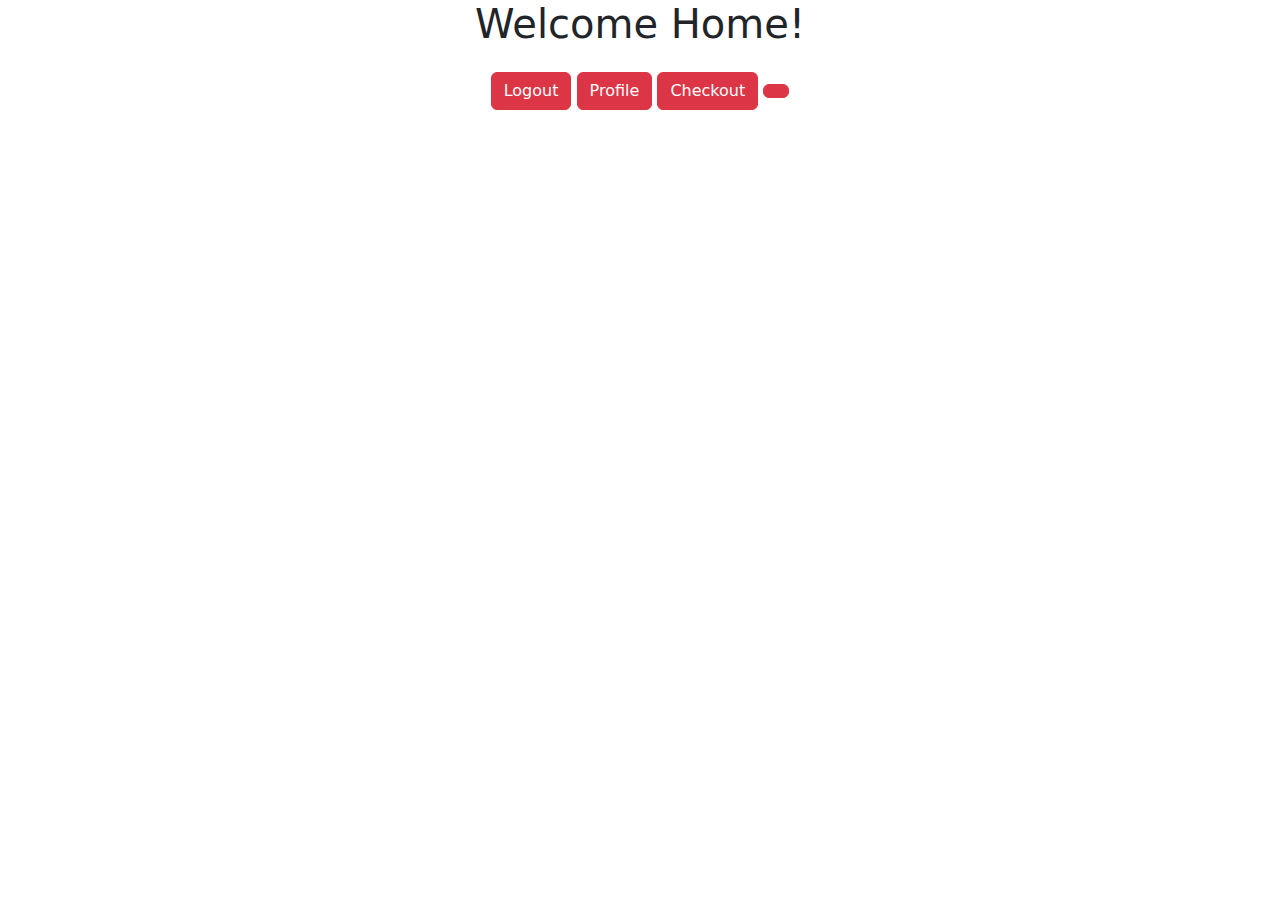
<file: index.html>
<!DOCTYPE html>
<html lang="en">
<head>
  <meta charset="UTF-8">
  <meta name="viewport" content="width=device-width, initial-scale=1.0">
  <title>index Page</title>
  <link href="https://cdn.jsdelivr.net/npm/bootstrap@5.3.0/dist/css/bootstrap.min.css"
   rel="stylesheet">
   <link rel="stylesheet" href="https://cdnjs.cloudflare.com/ajax/libs/font-awesome/6.5.2/css/all.min.css" integrity="sha512-SnH5WK+bZxgPHs44uWIX+LLJAJ9/2PkPKZ5QiAj6Ta86w+fsb2TkcmfRyVX3pBnMFcV7oQPJkl9QevSCWr3W6A==" crossorigin="anonymous" referrerpolicy="no-referrer" />
  
</head class="home">
   <div class="container text-center">
    <h1>Welcome Home!</h1>
    <a href="Signinandup.html" id="logout-btn" class="btn btn-danger mt-3">Logout</a>
    <a href="Profile.html" id="Profile-btn" class="btn btn-danger mt-3">Profile</a>
    <a href="CheckOut.html" id="CheckOut-btn" class="btn btn-danger mt-3">Checkout</a>
    <a class="icon btn btn-danger mt-3" onclick="swapStyle()">
      <i class="fa-solid fa-moon"></i>
   </a>
   
  </div>
  <script src="./js/Signinandup.js"></script>
</body>
</html>
</file>
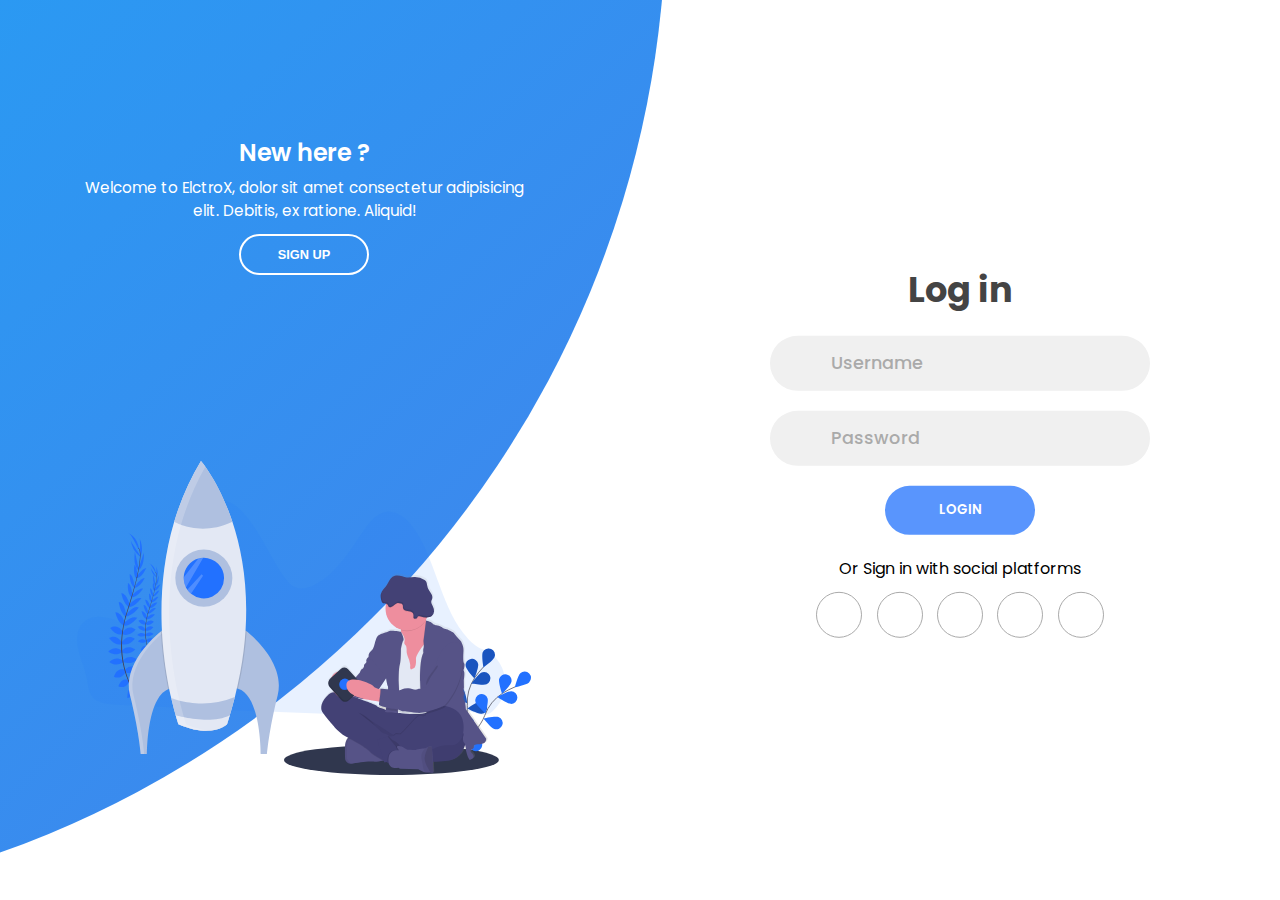
<file: Signinandup.html>
<!DOCTYPE html>
<html lang="en">
  <head>
    <meta charset="UTF-8" />
    <meta name="viewport" content="width=device-width, initial-scale=1.0" />
    <link rel="stylesheet" href="https://cdnjs.cloudflare.com/ajax/libs/font-awesome/6.7.1/css/all.min.css" 
    integrity="sha512-5Hs3dF2AEPkpNAR7UiOHba+lRSJNeM2ECkwxUIxC1Q/FLycGTbNapWXB4tP889k5T5Ju8fs4b1P5z/iB4nMfSQ=="
     crossorigin="anonymous" referrerpolicy="no-referrer" />
    <link rel="stylesheet" href="./css/style.css" />
    <title>Sign in & Sign up Form</title>
  </head>
  <body>
    <div class="container">
      <div class="forms-container">
        <div class="signin-signup">
          <form action="#" class="sign-in-form">
            <h2 class="title">Log in</h2>
            <div class="input-field">
              <i class="fas fa-user"></i>
              <input type="text" id="signin-username" placeholder="Username" />
            </div>
            <div class="input-field">
              <i class="fas fa-lock"></i>
              <input type="password" id="signin-password" placeholder="Password" />
            </div>
            <input type="submit" value="Login" class="btn solid" />
            <p class="social-text">Or Sign in with social platforms</p>
            <div class="social-media">
              <a href="#" class="social-icon">
                <i class="fab fa-facebook-f"></i>
              </a>
              <a href="#" class="social-icon">
                <i class="fab fa-twitter"></i>
              </a>
              <a href="#" class="social-icon">
                <i class="fab fa-google"></i>
              </a>
              <a href="#" class="social-icon">
                <i class="fab fa-linkedin-in"></i>
              </a>

              <a class=" social-icon" onclick="swapStyle()">
                <i class="fa-solid fa-moon"></i>
             </a>
            </div>
          </form>
          <form action="#" class="sign-up-form">
            <h2 class="title">Sign up</h2>
            <div class="input-field">
              <i class="fas fa-user"></i>
              <input type="text" id="signup-username" placeholder="Username" />
            </div>
            <div class="input-field">
              <i class="fas fa-envelope"></i>
              <input type="email" id="signup-email" placeholder="Email" />
            </div>
            <div class="input-field">
              <i class="fas fa-lock"></i>
              <input type="password" id="signup-password" placeholder="Password" />
            </div>
            <input type="submit" class="btn" value="Sign up" />
            <p class="social-text">Or Sign up with social platforms</p>
            <div class="social-media">
              <a href="#" class="social-icon">
                <i class="fab fa-facebook-f"></i>
              </a>
              <a href="#" class="social-icon">
                <i class="fab fa-twitter"></i>
              </a>
              <a href="#" class="social-icon">
                <i class="fab fa-google"></i>
              </a>
              <a href="#" class="social-icon">
                <i class="fab fa-linkedin-in"></i>
              </a>
              <a class=" social-icon" onclick="swapStyle()">
                <i class="fa-solid fa-moon"></i>
             </a>
            </div>
          </form>
        </div>
      </div>

      <div class="panels-container">
        <div class="panel left-panel">
          <div class="content">
            <h3>New here ?</h3>
            <p>
              Welcome to ElctroX, dolor sit amet consectetur adipisicing elit. Debitis,
              ex ratione. Aliquid!
            </p>
            <button class="btn transparent" id="sign-up-btn">
              Sign up
            </button>
          </div>
          <img src="img/log.svg" class="image" alt="" />
        </div>
        <div class="panel right-panel">
          <div class="content">
            <h3>One of us ?</h3>
            <p>
              Lorem ipsum dolor sit amet consectetur adipisicing elit. Nostrum
              laboriosam ad deleniti.
            </p>
            <button class="btn transparent" id="sign-in-btn">
              Sign in
            </button>
          </div>
          <img src="img/register.svg" class="image" alt="" />
        </div>
      </div>
    </div>

    <script src="./js/Signinandup.js"></script>
  </body>
</html>
</file>
<file: css/style.css>
@import url("https://fonts.googleapis.com/css2?family=Poppins:wght@200;300;400;500;600;700;800&display=swap");
@import url("./Profile.css");

* {
  margin: 0;
  padding: 0;
  box-sizing: border-box;
}

:root{
  --white:#fff;
  --bg-color: #fff;
  --black500:#444;
  --black400:#333;
  --grey500:#acacac;
  --grey400:#f0f0f0;
  --grey300:#aaa;
  --blue500:#4481eb;
  --blue400:#5995fd;
  --blue300:#4d84e2;
  --blue200:#04befe;
}

.darktheme{
  --white:#fff;
  --bg-color: #313131;
  --black500:#ffffff;
  --black400:#504d4d;
  --grey500:#acacac;
  --grey400:#f0f0f0;
  --grey300:#aaa;
  --blue500:#ca44eb;
  --blue400:#d759fd;
  --blue300:#b34de2;
  --blue200:#694768;
}

body,
input {
  font-family: "Poppins", sans-serif;
}

.home{
  background-color: var(--bg-color) !important;
}

.home .icon{
  color: var(--black500);
}

.container {
  position: relative;
  width: 100%;
  background-color:var(--bg-color);
  min-height: 100vh;
  overflow: hidden;
}

.forms-container {
  position: absolute;
  width: 100%;
  height: 100%;
  top: 0;
  left: 0;
}

.signin-signup {
  position: absolute;
  top: 50%;
  transform: translate(-50%, -50%);
  left: 75%;
  width: 50%;
  transition: 1s 0.7s ease-in-out;
  display: grid;
  grid-template-columns: 1fr;
  z-index: 5;
}

form {
  display: flex;
  align-items: center;
  justify-content: center;
  flex-direction: column;
  padding: 0rem 5rem;
  transition: all 0.2s 0.7s;
  overflow: hidden;
  grid-column: 1 / 2;
  grid-row: 1 / 2;
}

form.sign-up-form {
  opacity: 0;
  z-index: 1;
}

form.sign-in-form {
  z-index: 2;
}

.title {
  font-size: 2.2rem;
  color: var(--black500);
  margin-bottom: 10px;
}

.input-field {
  max-width: 380px;
  width: 100%;
  background-color: var(--grey400);
  margin: 10px 0;
  height: 55px;
  border-radius: 55px;
  display: grid;
  grid-template-columns: 15% 85%;
  padding: 0 0.4rem;
  position: relative;
}

.input-field i {
  text-align: center;
  line-height: 55px;
  color: var(--grey500);
  transition: 0.5s;
  font-size: 1.1rem;
}

.input-field input {
  background: none;
  outline: none;
  border: none;
  line-height: 1;
  font-weight: 600;
  font-size: 1.1rem;
  color: var(--black400);
}

.input-field input::placeholder {
  color: var(--grey300);
  font-weight: 500;
}

.social-text {
  padding: 0.7rem 0;
  font-size: 1rem;
}

.social-media {
  display: flex;
  justify-content: center;
}

.social-icon {
  height: 46px;
  width: 46px;
  display: flex;
  justify-content: center;
  align-items: center;
  margin: 0 0.45rem;
  color: var(--black400);
  border-radius: 50%;
  border: 1px solid var(--grey300);
  text-decoration: none;
  font-size: 1.1rem;
  transition: 0.3s;
}

.social-icon:hover {
  color:var(--blue500);
  border-color: var(--blue500);
}

.btn {
  width: 150px;
  background-color: var(--blue400);
  border: none;
  outline: none;
  height: 49px;
  border-radius: 49px;
  color: var(--white);
  text-transform: uppercase;
  font-weight: 600;
  margin: 10px 0;
  cursor: pointer;
  transition: 0.5s;
}

.btn:hover {
  background-color: var(--blue300);
}
.panels-container {
  position: absolute;
  height: 100%;
  width: 100%;
  top: 0;
  left: 0;
  display: grid;
  grid-template-columns: repeat(2, 1fr);
}

.container:before {
  content: "";
  position: absolute;
  height: 2000px;
  width: 2000px;
  top: -10%;
  right: 48%;
  transform: translateY(-50%);
  background-image: linear-gradient(-45deg, var(--blue500) 0%, var(--blue200) 100%);
  transition: 1.8s ease-in-out;
  border-radius: 50%;
  z-index: 6;
}

.image {
  width: 100%;
  transition: transform 1.1s ease-in-out;
  transition-delay: 0.4s;
}

.panel {
  display: flex;
  flex-direction: column;
  align-items: flex-end;
  justify-content: space-around;
  text-align: center;
  z-index: 6;
}

.left-panel {
  pointer-events: all;
  padding: 3rem 17% 2rem 12%;
}

.right-panel {
  pointer-events: none;
  padding: 3rem 12% 2rem 17%;
}

.panel .content {
  color: #fff;
  transition: transform 0.9s ease-in-out;
  transition-delay: 0.6s;
}

.panel h3 {
  font-weight: 600;
  line-height: 1;
  font-size: 1.5rem;
}

.panel p {
  font-size: 0.95rem;
  padding: 0.7rem 0;
}

.btn.transparent {
  margin: 0;
  background: none;
  border: 2px solid #fff;
  width: 130px;
  height: 41px;
  font-weight: 600;
  font-size: 0.8rem;
}

.right-panel .image,
.right-panel .content {
  transform: translateX(800px);
}

/* ANIMATION */

.container.sign-up-mode:before {
  transform: translate(100%, -50%);
  right: 52%;
}

.container.sign-up-mode .left-panel .image,
.container.sign-up-mode .left-panel .content {
  transform: translateX(-800px);
}

.container.sign-up-mode .signin-signup {
  left: 25%;
}

.container.sign-up-mode form.sign-up-form {
  opacity: 1;
  z-index: 2;
}

.container.sign-up-mode form.sign-in-form {
  opacity: 0;
  z-index: 1;
}

.container.sign-up-mode .right-panel .image,
.container.sign-up-mode .right-panel .content {
  transform: translateX(0%);
}

.container.sign-up-mode .left-panel {
  pointer-events: none;
}

.container.sign-up-mode .right-panel {
  pointer-events: all;
}

@media (max-width: 870px) {
  .container {
    min-height: 800px;
    height: 100vh;
  }
  .signin-signup {
    width: 100%;
    top: 95%;
    transform: translate(-50%, -100%);
    transition: 1s 0.8s ease-in-out;
  }

  .signin-signup,
  .container.sign-up-mode .signin-signup {
    left: 50%;
  }

  .panels-container {
    grid-template-columns: 1fr;
    grid-template-rows: 1fr 2fr 1fr;
  }

  .panel {
    flex-direction: row;
    justify-content: space-around;
    align-items: center;
    padding: 2.5rem 8%;
    grid-column: 1 / 2;
  }

  .right-panel {
    grid-row: 3 / 4;
  }

  .left-panel {
    grid-row: 1 / 2;
  }

  .image {
    width: 200px;
    transition: transform 0.9s ease-in-out;
    transition-delay: 0.6s;
  }

  .panel .content {
    padding-right: 15%;
    transition: transform 0.9s ease-in-out;
    transition-delay: 0.8s;
  }

  .panel h3 {
    font-size: 1.2rem;
  }

  .panel p {
    font-size: 0.7rem;
    padding: 0.5rem 0;
  }

  .btn.transparent {
    width: 110px;
    height: 35px;
    font-size: 0.7rem;
  }

  .container:before {
    width: 1500px;
    height: 1500px;
    transform: translateX(-50%);
    left: 30%;
    bottom: 68%;
    right: initial;
    top: initial;
    transition: 2s ease-in-out;
  }

  .container.sign-up-mode:before {
    transform: translate(-50%, 100%);
    bottom: 32%;
    right: initial;
  }

  .container.sign-up-mode .left-panel .image,
  .container.sign-up-mode .left-panel .content {
    transform: translateY(-300px);
  }

  .container.sign-up-mode .right-panel .image,
  .container.sign-up-mode .right-panel .content {
    transform: translateY(0px);
  }

  .right-panel .image,
  .right-panel .content {
    transform: translateY(300px);
  }

  .container.sign-up-mode .signin-signup {
    top: 5%;
    transform: translate(-50%, 0);
  }
}

@media (max-width: 570px) {
  form {
    padding: 0 1.5rem;
  }

  .image {
    display: none;
  }
  .panel .content {
    padding: 0.5rem 1rem;
  }
  .container {
    padding: 1.5rem;
  }

  .container:before {
    bottom: 72%;
    left: 50%;
  }

  .container.sign-up-mode:before {
    bottom: 28%;
    left: 50%;
  }
}
</file>
